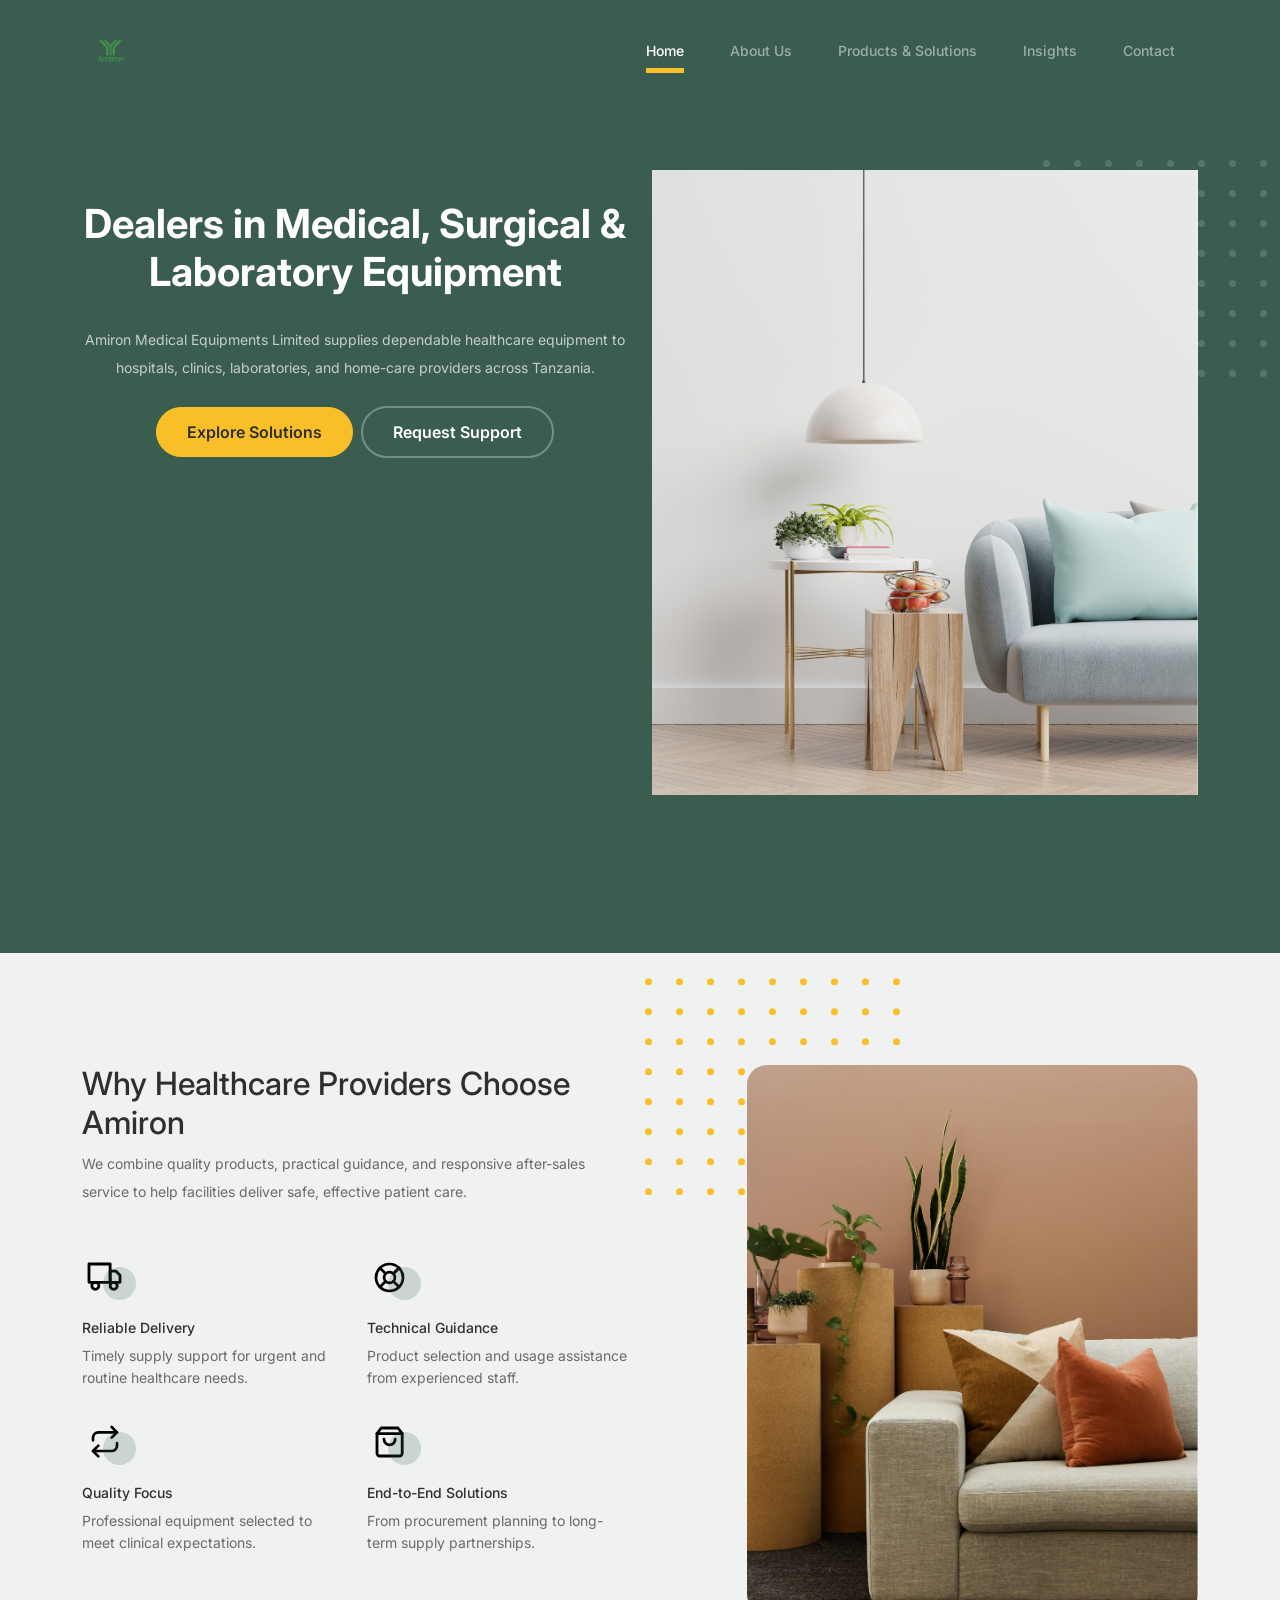
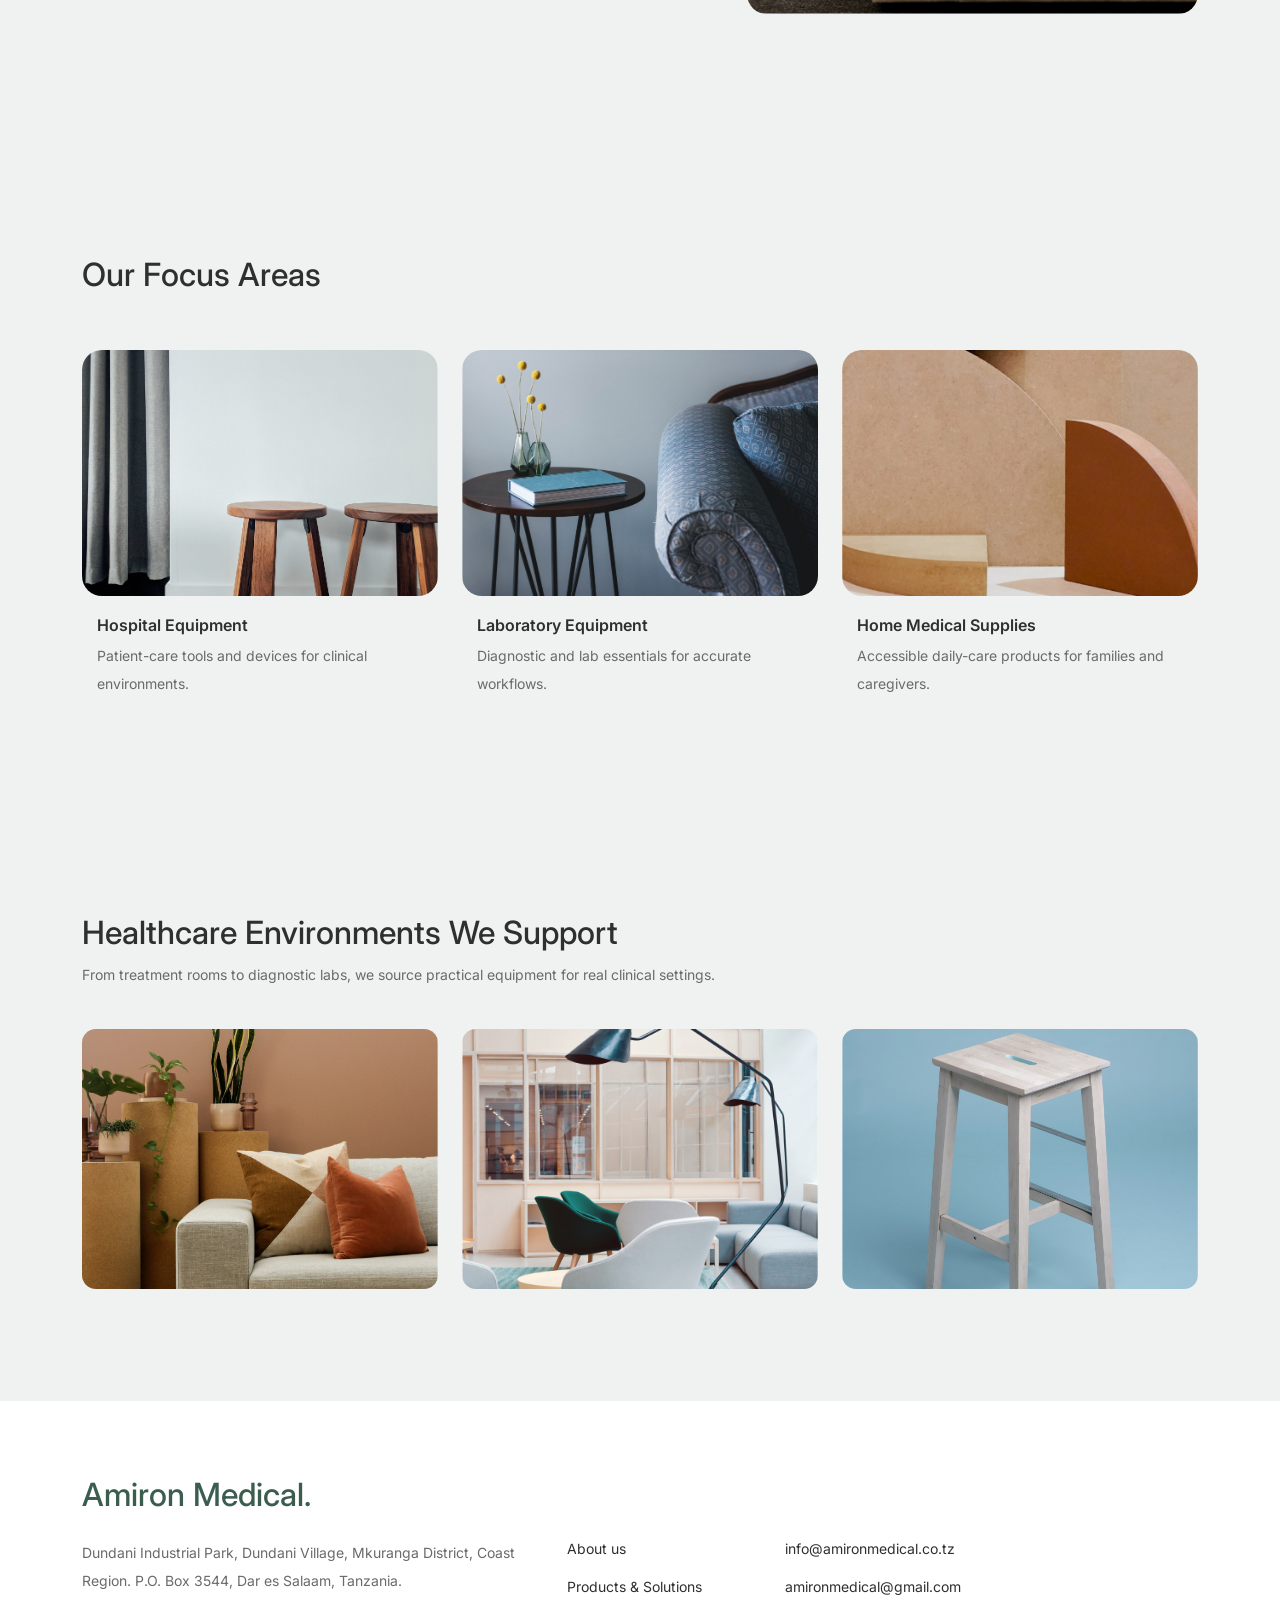
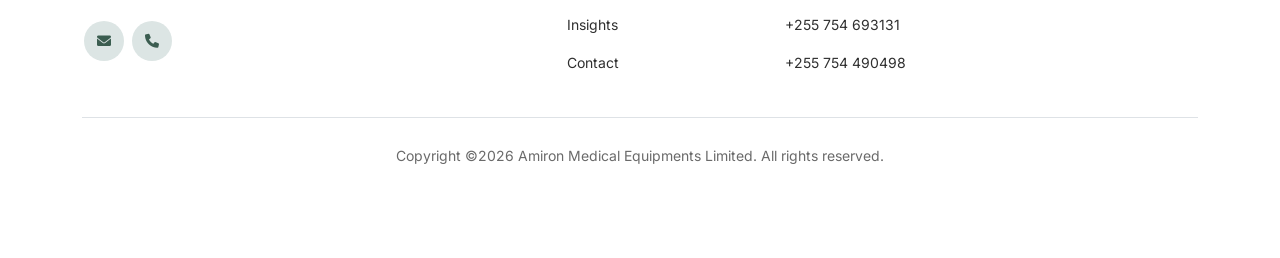
<file: Amiron/index.html>
<!doctype html>
<html lang="en">
<head>
  <meta charset="utf-8">
  <meta name="viewport" content="width=device-width, initial-scale=1, shrink-to-fit=no">
  <link rel="shortcut icon" href="favicon.png">
  <meta name="description" content="Amiron Medical Equipments Limited - Dealers in Medical, Surgical & Laboratory Equipment.">
  <meta name="keywords" content="Amiron, medical equipment, hospital equipment, laboratory equipment, Tanzania">
  <link href="css/bootstrap.min.css" rel="stylesheet">
  <link href="https://cdnjs.cloudflare.com/ajax/libs/font-awesome/6.0.0-beta3/css/all.min.css" rel="stylesheet">
  <link href="css/style.css" rel="stylesheet">
  <title>Amiron Medical Equipments Limited</title>
</head>
<body>
  <nav class="custom-navbar navbar navbar-expand-md navbar-dark bg-dark" aria-label="Amiron navigation bar">
    <div class="container">
      <a class="navbar-brand" href="index.html"><img src="images/logo.png" alt="Amiron Medical logo"></a>
      <button class="navbar-toggler" type="button" data-bs-toggle="collapse" data-bs-target="#mainNav" aria-controls="mainNav" aria-expanded="false" aria-label="Toggle navigation"><span class="navbar-toggler-icon"></span></button>
      <div class="collapse navbar-collapse" id="mainNav">
        <ul class="custom-navbar-nav navbar-nav ms-auto mb-2 mb-md-0">
          <li class="nav-item active"><a class="nav-link" href="index.html">Home</a></li>
          <li><a class="nav-link" href="about.html">About Us</a></li>
          <li><a class="nav-link" href="services.html">Products & Solutions</a></li>
          <li><a class="nav-link" href="blog.html">Insights</a></li>
          <li><a class="nav-link" href="contact.html">Contact</a></li>
        </ul>
      </div>
    </div>
  </nav>

  <div class="hero">
    <div class="container">
      <div class="row justify-content-between">
        <div class="col-lg-6">
          <div class="intro-excerpt">
            <h1>Dealers in Medical, Surgical & Laboratory Equipment</h1>
            <p class="mb-4">Amiron Medical Equipments Limited supplies dependable healthcare equipment to hospitals, clinics, laboratories, and home-care providers across Tanzania.</p>
            <p><a href="services.html" class="btn btn-secondary me-2">Explore Solutions</a><a href="contact.html" class="btn btn-white-outline">Request Support</a></p>
          </div>
        </div>
        <div class="col-lg-6">
          <div class="hero-img-wrap"><img src="images/why-choose-us-img.jpg" class="img-fluid" alt="Medical equipment"></div>
        </div>
      </div>
    </div>
  </div>

  <div class="why-choose-section">
    <div class="container">
      <div class="row justify-content-between">
        <div class="col-lg-6">
          <h2 class="section-title">Why Healthcare Providers Choose Amiron</h2>
          <p>We combine quality products, practical guidance, and responsive after-sales service to help facilities deliver safe, effective patient care.</p>
          <div class="row my-5">
            <div class="col-6 col-md-6"><div class="feature"><div class="icon"><img src="images/truck.svg" alt="Delivery" class="imf-fluid"></div><h3>Reliable Delivery</h3><p>Timely supply support for urgent and routine healthcare needs.</p></div></div>
            <div class="col-6 col-md-6"><div class="feature"><div class="icon"><img src="images/support.svg" alt="Support" class="imf-fluid"></div><h3>Technical Guidance</h3><p>Product selection and usage assistance from experienced staff.</p></div></div>
            <div class="col-6 col-md-6"><div class="feature"><div class="icon"><img src="images/return.svg" alt="Quality" class="imf-fluid"></div><h3>Quality Focus</h3><p>Professional equipment selected to meet clinical expectations.</p></div></div>
            <div class="col-6 col-md-6"><div class="feature"><div class="icon"><img src="images/bag.svg" alt="Solutions" class="imf-fluid"></div><h3>End-to-End Solutions</h3><p>From procurement planning to long-term supply partnerships.</p></div></div>
          </div>
        </div>
        <div class="col-lg-5"><div class="img-wrap"><img src="images/img-grid-1.jpg" alt="Healthcare support" class="img-fluid"></div></div>
      </div>
    </div>
  </div>

  <div class="blog-section">
    <div class="container">
      <div class="row mb-5"><div class="col-md-6"><h2 class="section-title">Our Focus Areas</h2></div></div>
      <div class="row">
        <div class="col-12 col-sm-6 col-md-4 mb-4"><div class="post-entry"><a class="post-thumbnail" href="services.html"><img src="images/post-1.jpg" alt="Hospital equipment" class="img-fluid"></a><div class="post-content-entry"><h3><a href="services.html">Hospital Equipment</a></h3><div class="meta"><span>Patient-care tools and devices for clinical environments.</span></div></div></div></div>
        <div class="col-12 col-sm-6 col-md-4 mb-4"><div class="post-entry"><a class="post-thumbnail" href="services.html"><img src="images/post-2.jpg" alt="Laboratory equipment" class="img-fluid"></a><div class="post-content-entry"><h3><a href="services.html">Laboratory Equipment</a></h3><div class="meta"><span>Diagnostic and lab essentials for accurate workflows.</span></div></div></div></div>
        <div class="col-12 col-sm-6 col-md-4 mb-4"><div class="post-entry"><a class="post-thumbnail" href="services.html"><img src="images/post-3.jpg" alt="Home medical supplies" class="img-fluid"></a><div class="post-content-entry"><h3><a href="services.html">Home Medical Supplies</a></h3><div class="meta"><span>Accessible daily-care products for families and caregivers.</span></div></div></div></div>
      </div>
    </div>
  </div>

  <div class="theme-gallery-section">
    <div class="container">
      <div class="row mb-4">
        <div class="col-md-8">
          <h2 class="section-title">Healthcare Environments We Support</h2>
          <p>From treatment rooms to diagnostic labs, we source practical equipment for real clinical settings.</p>
        </div>
      </div>
      <div class="row g-4">
        <div class="col-12 col-md-4">
          <img src="images/img-grid-1.jpg" class="img-fluid theme-gallery-image" alt="Clinical equipment setup">
        </div>
        <div class="col-12 col-md-4">
          <img src="images/img-grid-2.jpg" class="img-fluid theme-gallery-image" alt="Hospital and medical supplies">
        </div>
        <div class="col-12 col-md-4">
          <img src="images/img-grid-3.jpg" class="img-fluid theme-gallery-image" alt="Laboratory and healthcare tools">
        </div>
      </div>
    </div>
  </div>

  <footer class="footer-section">
    <div class="container relative">
      <div class="row g-5 mb-4">
        <div class="col-lg-5">
          <div class="mb-4 footer-logo-wrap"><a href="index.html" class="footer-logo">Amiron Medical<span>.</span></a></div>
          <p class="mb-4">Dundani Industrial Park, Dundani Village, Mkuranga District, Coast Region. P.O. Box 3544, Dar es Salaam, Tanzania.</p>
          <ul class="list-unstyled custom-social">
            <li><a href="mailto:info@amironmedical.co.tz"><span class="fa fa-envelope"></span></a></li>
            <li><a href="tel:+255754693131"><span class="fa fa-phone"></span></a></li>
          </ul>
        </div>
        <div class="col-lg-7">
          <div class="row links-wrap">
            <div class="col-6 col-sm-6 col-md-4"><ul class="list-unstyled"><li><a href="about.html">About us</a></li><li><a href="services.html">Products & Solutions</a></li><li><a href="blog.html">Insights</a></li><li><a href="contact.html">Contact</a></li></ul></div>
            <div class="col-6 col-sm-6 col-md-8"><ul class="list-unstyled"><li><a href="mailto:info@amironmedical.co.tz">info@amironmedical.co.tz</a></li><li><a href="mailto:amironmedical@gmail.com">amironmedical@gmail.com</a></li><li><a href="tel:+255754693131">+255 754 693131</a></li><li><a href="tel:+255754490498">+255 754 490498</a></li></ul></div>
          </div>
        </div>
      </div>
      <div class="border-top copyright"><div class="row pt-4"><div class="col-lg-12"><p class="mb-2 text-center">Copyright &copy;<script>document.write(new Date().getFullYear());</script> Amiron Medical Equipments Limited. All rights reserved.</p></div></div></div>
    </div>
  </footer>

  <script src="js/bootstrap.bundle.min.js"></script>
</body>
</html>
</file>
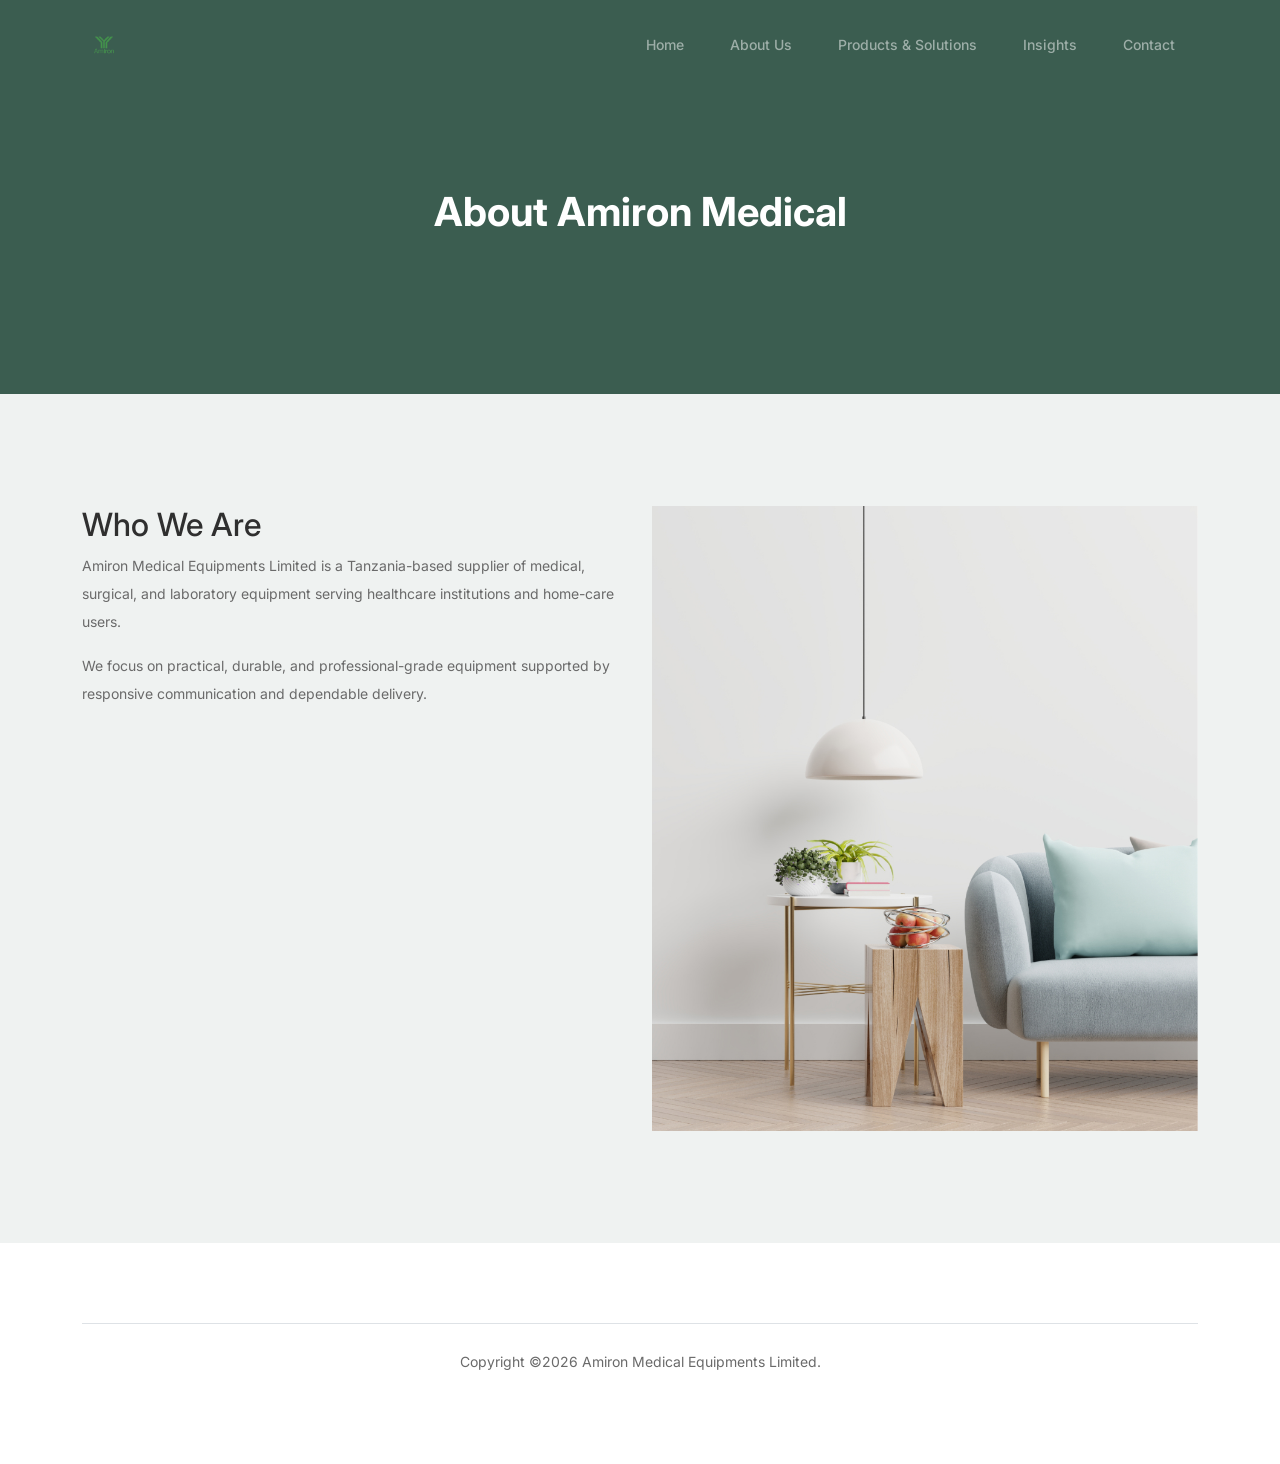
<file: Amiron/about.html>
<!doctype html><html lang="en"><head><meta charset="utf-8"><meta name="viewport" content="width=device-width, initial-scale=1, shrink-to-fit=no"><link rel="shortcut icon" href="favicon.png"><link href="css/bootstrap.min.css" rel="stylesheet"><link href="css/style.css" rel="stylesheet"><title>About Us | Amiron Medical</title></head><body><nav class="custom-navbar navbar navbar-expand-md navbar-dark bg-dark" aria-label="Amiron navigation bar">
    <div class="container">
      <a class="navbar-brand" href="index.html"><img src="images/logo.png" alt="Amiron Medical" style="height:40px"></a>
      <button class="navbar-toggler" type="button" data-bs-toggle="collapse" data-bs-target="#mainNav" aria-controls="mainNav" aria-expanded="false" aria-label="Toggle navigation"><span class="navbar-toggler-icon"></span></button>
      <div class="collapse navbar-collapse" id="mainNav">
        <ul class="custom-navbar-nav navbar-nav ms-auto mb-2 mb-md-0">
          <li><a class="nav-link" href="index.html">Home</a></li>
          <li><a class="nav-link" href="about.html">About Us</a></li>
          <li><a class="nav-link" href="services.html">Products & Solutions</a></li>
          <li><a class="nav-link" href="blog.html">Insights</a></li>
          <li><a class="nav-link" href="contact.html">Contact</a></li>
        </ul>
      </div>
    </div>
  </nav><div class="hero"><div class="container"><div class="row justify-content-between"><div class="col-lg-12"><div class="intro-excerpt"><h1>About Amiron Medical</h1></div></div></div></div></div><div class="untree_co-section"><div class="container"><div class="row"><div class="col-lg-6"><h2 class="section-title">Who We Are</h2><p>Amiron Medical Equipments Limited is a Tanzania-based supplier of medical, surgical, and laboratory equipment serving healthcare institutions and home-care users.</p><p>We focus on practical, durable, and professional-grade equipment supported by responsive communication and dependable delivery.</p></div><div class="col-lg-6"><img src="images/why-choose-us-img.jpg" class="img-fluid" alt="About Amiron"></div></div></div></div><footer class="footer-section"><div class="container relative"><div class="border-top copyright"><div class="row pt-4"><div class="col-lg-12"><p class="mb-2 text-center">Copyright &copy;<script>document.write(new Date().getFullYear());</script> Amiron Medical Equipments Limited.</p></div></div></div></div></footer><script src="js/bootstrap.bundle.min.js"></script></body></html>
</file>
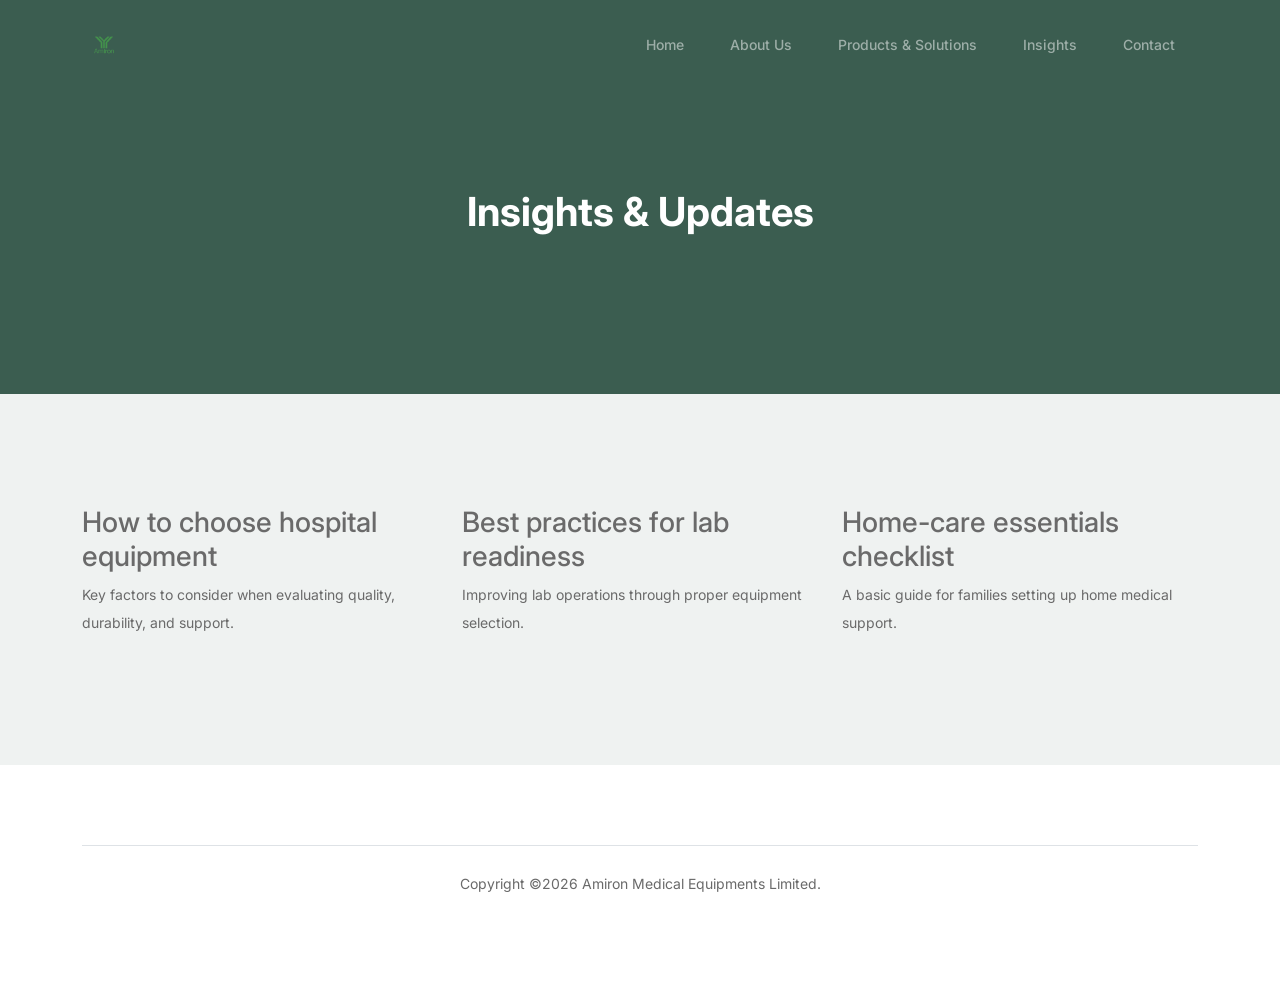
<file: Amiron/blog.html>
<!doctype html><html lang="en"><head><meta charset="utf-8"><meta name="viewport" content="width=device-width, initial-scale=1, shrink-to-fit=no"><link rel="shortcut icon" href="favicon.png"><link href="css/bootstrap.min.css" rel="stylesheet"><link href="css/style.css" rel="stylesheet"><title>Insights | Amiron Medical</title></head><body><nav class="custom-navbar navbar navbar-expand-md navbar-dark bg-dark" aria-label="Amiron navigation bar">
    <div class="container">
      <a class="navbar-brand" href="index.html"><img src="images/logo.png" alt="Amiron Medical" style="height:40px"></a>
      <button class="navbar-toggler" type="button" data-bs-toggle="collapse" data-bs-target="#mainNav" aria-controls="mainNav" aria-expanded="false" aria-label="Toggle navigation"><span class="navbar-toggler-icon"></span></button>
      <div class="collapse navbar-collapse" id="mainNav">
        <ul class="custom-navbar-nav navbar-nav ms-auto mb-2 mb-md-0">
          <li><a class="nav-link" href="index.html">Home</a></li>
          <li><a class="nav-link" href="about.html">About Us</a></li>
          <li><a class="nav-link" href="services.html">Products & Solutions</a></li>
          <li><a class="nav-link" href="blog.html">Insights</a></li>
          <li><a class="nav-link" href="contact.html">Contact</a></li>
        </ul>
      </div>
    </div>
  </nav><div class="hero"><div class="container"><div class="row justify-content-between"><div class="col-lg-12"><div class="intro-excerpt"><h1>Insights & Updates</h1></div></div></div></div></div><div class="untree_co-section"><div class="container"><div class="row g-4"><div class="col-md-4"><h3>How to choose hospital equipment</h3><p>Key factors to consider when evaluating quality, durability, and support.</p></div><div class="col-md-4"><h3>Best practices for lab readiness</h3><p>Improving lab operations through proper equipment selection.</p></div><div class="col-md-4"><h3>Home-care essentials checklist</h3><p>A basic guide for families setting up home medical support.</p></div></div></div></div><footer class="footer-section"><div class="container relative"><div class="border-top copyright"><div class="row pt-4"><div class="col-lg-12"><p class="mb-2 text-center">Copyright &copy;<script>document.write(new Date().getFullYear());</script> Amiron Medical Equipments Limited.</p></div></div></div></div></footer><script src="js/bootstrap.bundle.min.js"></script></body></html>
</file>
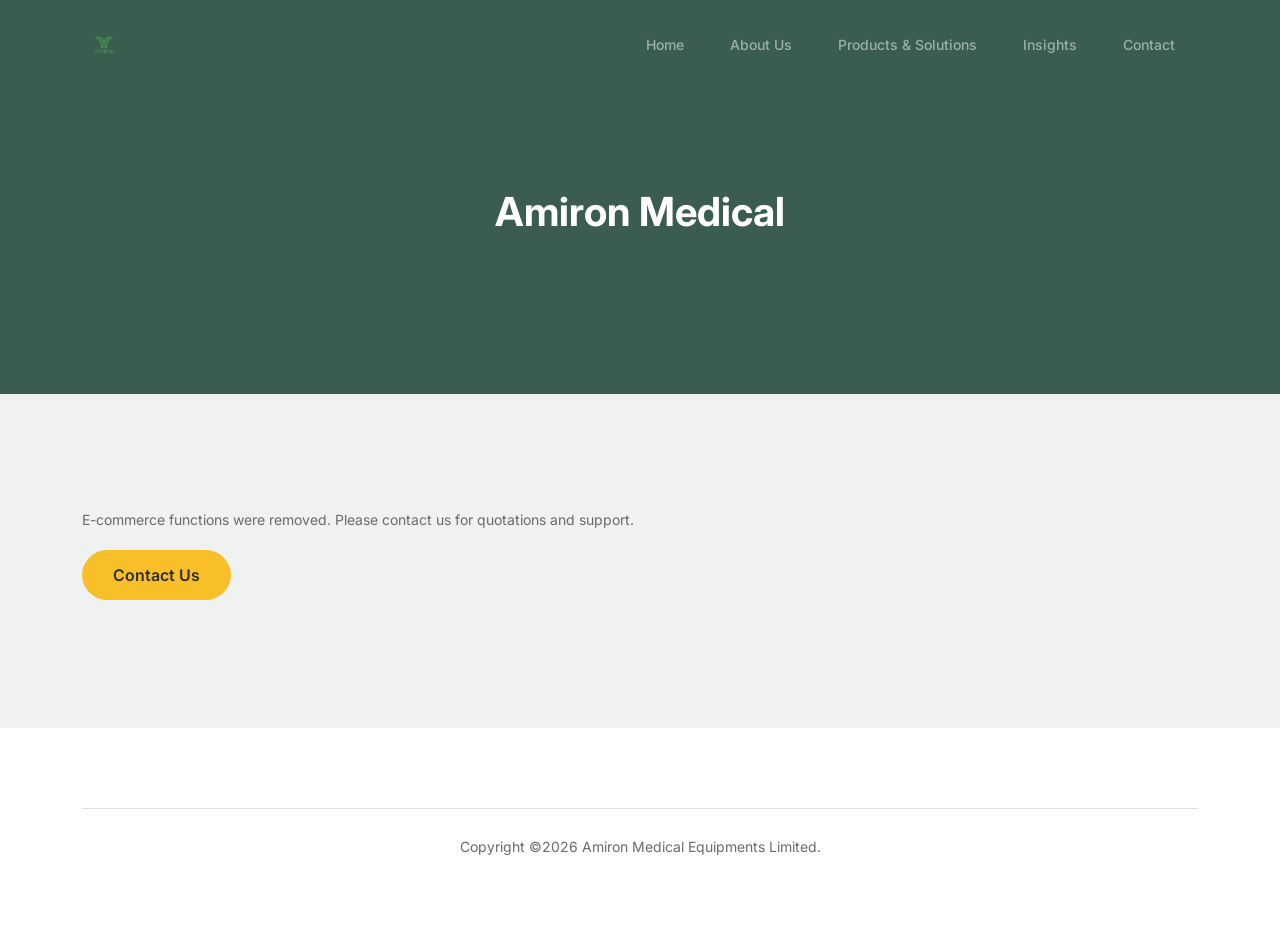
<file: Amiron/cart.html>
<!doctype html><html lang="en"><head><meta charset="utf-8"><meta name="viewport" content="width=device-width, initial-scale=1, shrink-to-fit=no"><link rel="shortcut icon" href="favicon.png"><link href="css/bootstrap.min.css" rel="stylesheet"><link href="css/style.css" rel="stylesheet"><title>Contact | Amiron Medical</title></head><body><nav class="custom-navbar navbar navbar-expand-md navbar-dark bg-dark" aria-label="Amiron navigation bar">
    <div class="container">
      <a class="navbar-brand" href="index.html"><img src="images/logo.png" alt="Amiron Medical" style="height:40px"></a>
      <button class="navbar-toggler" type="button" data-bs-toggle="collapse" data-bs-target="#mainNav" aria-controls="mainNav" aria-expanded="false" aria-label="Toggle navigation"><span class="navbar-toggler-icon"></span></button>
      <div class="collapse navbar-collapse" id="mainNav">
        <ul class="custom-navbar-nav navbar-nav ms-auto mb-2 mb-md-0">
          <li><a class="nav-link" href="index.html">Home</a></li>
          <li><a class="nav-link" href="about.html">About Us</a></li>
          <li><a class="nav-link" href="services.html">Products & Solutions</a></li>
          <li><a class="nav-link" href="blog.html">Insights</a></li>
          <li><a class="nav-link" href="contact.html">Contact</a></li>
        </ul>
      </div>
    </div>
  </nav><div class="hero"><div class="container"><div class="row justify-content-between"><div class="col-lg-12"><div class="intro-excerpt"><h1>Amiron Medical</h1></div></div></div></div></div><div class="untree_co-section"><div class="container"><p>E-commerce functions were removed. Please contact us for quotations and support.</p><p><a class="btn btn-secondary" href="contact.html">Contact Us</a></p></div></div><footer class="footer-section"><div class="container relative"><div class="border-top copyright"><div class="row pt-4"><div class="col-lg-12"><p class="mb-2 text-center">Copyright &copy;<script>document.write(new Date().getFullYear());</script> Amiron Medical Equipments Limited.</p></div></div></div></div></footer><script src="js/bootstrap.bundle.min.js"></script></body></html>
</file>
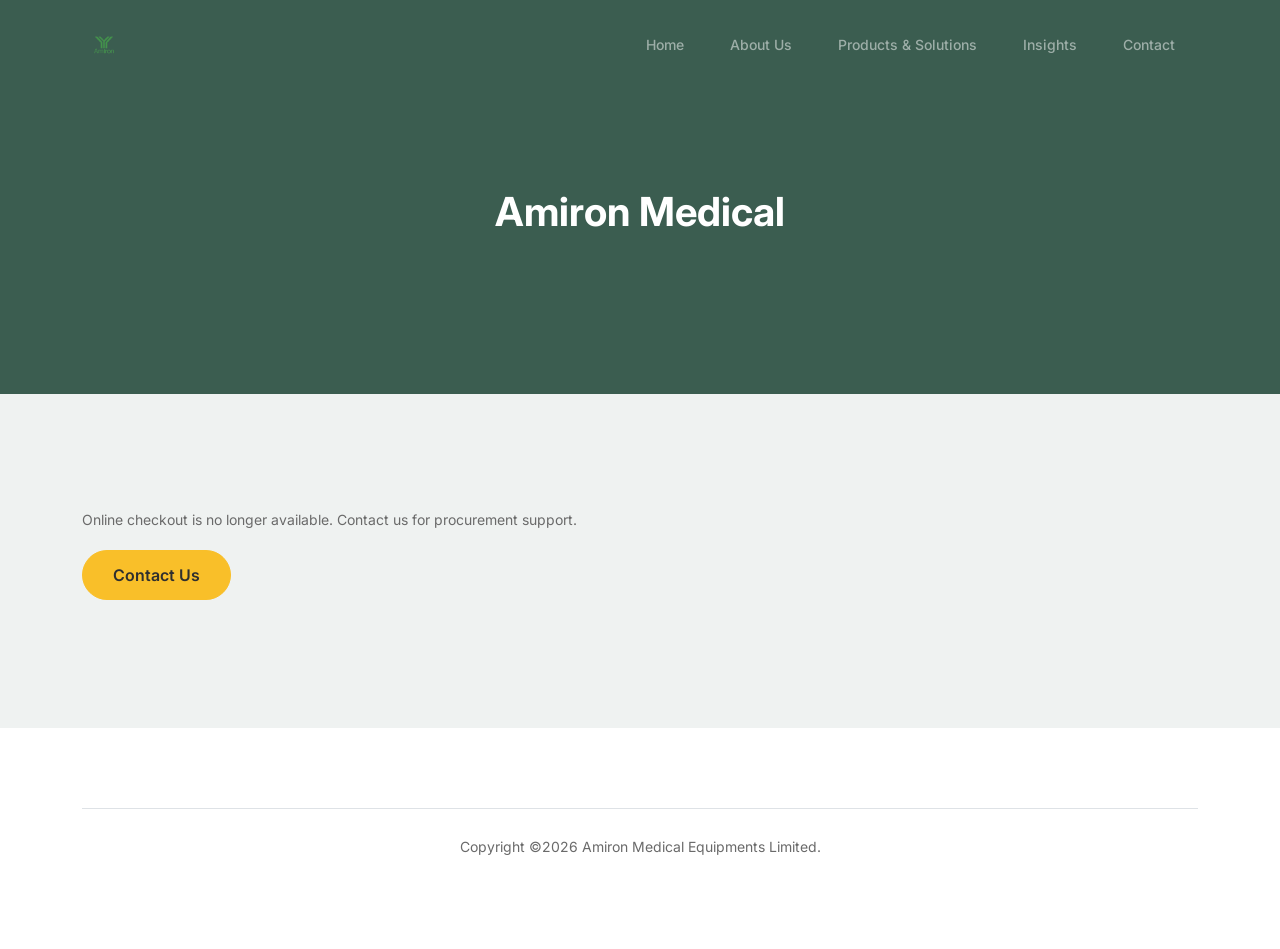
<file: Amiron/checkout.html>
<!doctype html><html lang="en"><head><meta charset="utf-8"><meta name="viewport" content="width=device-width, initial-scale=1, shrink-to-fit=no"><link rel="shortcut icon" href="favicon.png"><link href="css/bootstrap.min.css" rel="stylesheet"><link href="css/style.css" rel="stylesheet"><title>Contact | Amiron Medical</title></head><body><nav class="custom-navbar navbar navbar-expand-md navbar-dark bg-dark" aria-label="Amiron navigation bar">
    <div class="container">
      <a class="navbar-brand" href="index.html"><img src="images/logo.png" alt="Amiron Medical" style="height:40px"></a>
      <button class="navbar-toggler" type="button" data-bs-toggle="collapse" data-bs-target="#mainNav" aria-controls="mainNav" aria-expanded="false" aria-label="Toggle navigation"><span class="navbar-toggler-icon"></span></button>
      <div class="collapse navbar-collapse" id="mainNav">
        <ul class="custom-navbar-nav navbar-nav ms-auto mb-2 mb-md-0">
          <li><a class="nav-link" href="index.html">Home</a></li>
          <li><a class="nav-link" href="about.html">About Us</a></li>
          <li><a class="nav-link" href="services.html">Products & Solutions</a></li>
          <li><a class="nav-link" href="blog.html">Insights</a></li>
          <li><a class="nav-link" href="contact.html">Contact</a></li>
        </ul>
      </div>
    </div>
  </nav><div class="hero"><div class="container"><div class="row justify-content-between"><div class="col-lg-12"><div class="intro-excerpt"><h1>Amiron Medical</h1></div></div></div></div></div><div class="untree_co-section"><div class="container"><p>Online checkout is no longer available. Contact us for procurement support.</p><p><a class="btn btn-secondary" href="contact.html">Contact Us</a></p></div></div><footer class="footer-section"><div class="container relative"><div class="border-top copyright"><div class="row pt-4"><div class="col-lg-12"><p class="mb-2 text-center">Copyright &copy;<script>document.write(new Date().getFullYear());</script> Amiron Medical Equipments Limited.</p></div></div></div></div></footer><script src="js/bootstrap.bundle.min.js"></script></body></html>
</file>
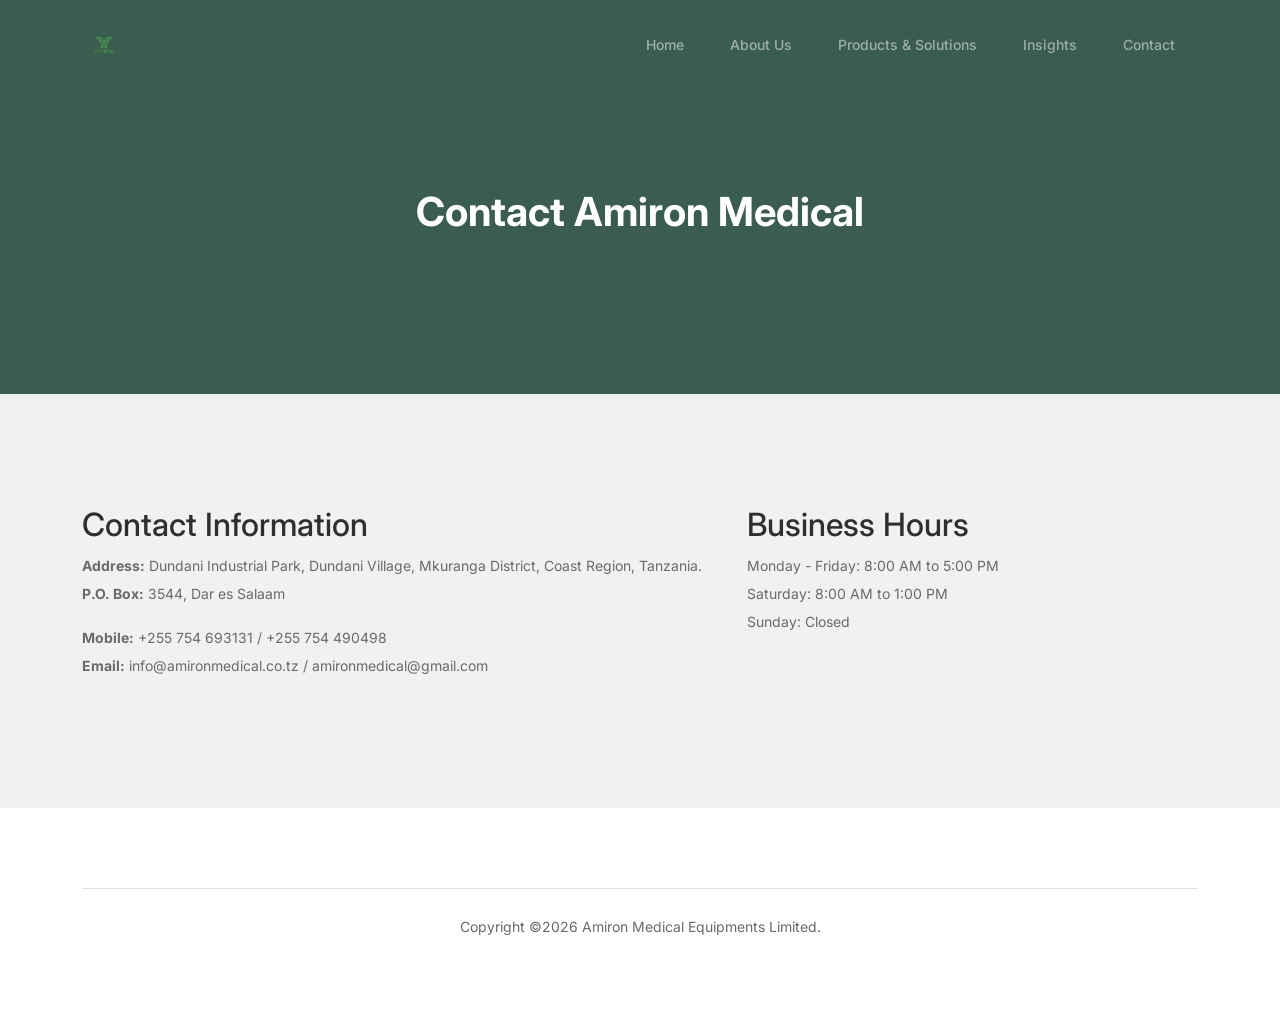
<file: Amiron/contact.html>
<!doctype html><html lang="en"><head><meta charset="utf-8"><meta name="viewport" content="width=device-width, initial-scale=1, shrink-to-fit=no"><link rel="shortcut icon" href="favicon.png"><link href="css/bootstrap.min.css" rel="stylesheet"><link href="css/style.css" rel="stylesheet"><title>Contact | Amiron Medical</title></head><body><nav class="custom-navbar navbar navbar-expand-md navbar-dark bg-dark" aria-label="Amiron navigation bar">
    <div class="container">
      <a class="navbar-brand" href="index.html"><img src="images/logo.png" alt="Amiron Medical" style="height:40px"></a>
      <button class="navbar-toggler" type="button" data-bs-toggle="collapse" data-bs-target="#mainNav" aria-controls="mainNav" aria-expanded="false" aria-label="Toggle navigation"><span class="navbar-toggler-icon"></span></button>
      <div class="collapse navbar-collapse" id="mainNav">
        <ul class="custom-navbar-nav navbar-nav ms-auto mb-2 mb-md-0">
          <li><a class="nav-link" href="index.html">Home</a></li>
          <li><a class="nav-link" href="about.html">About Us</a></li>
          <li><a class="nav-link" href="services.html">Products & Solutions</a></li>
          <li><a class="nav-link" href="blog.html">Insights</a></li>
          <li><a class="nav-link" href="contact.html">Contact</a></li>
        </ul>
      </div>
    </div>
  </nav><div class="hero"><div class="container"><div class="row justify-content-between"><div class="col-lg-12"><div class="intro-excerpt"><h1>Contact Amiron Medical</h1></div></div></div></div></div><div class="untree_co-section"><div class="container"><div class="row"><div class="col-lg-7"><h2 class="section-title">Contact Information</h2><p><strong>Address:</strong> Dundani Industrial Park, Dundani Village, Mkuranga District, Coast Region, Tanzania.<br><strong>P.O. Box:</strong> 3544, Dar es Salaam</p><p><strong>Mobile:</strong> +255 754 693131 / +255 754 490498<br><strong>Email:</strong> info@amironmedical.co.tz / amironmedical@gmail.com</p></div><div class="col-lg-5"><h2 class="section-title">Business Hours</h2><p>Monday - Friday: 8:00 AM to 5:00 PM<br>Saturday: 8:00 AM to 1:00 PM<br>Sunday: Closed</p></div></div></div></div><footer class="footer-section"><div class="container relative"><div class="border-top copyright"><div class="row pt-4"><div class="col-lg-12"><p class="mb-2 text-center">Copyright &copy;<script>document.write(new Date().getFullYear());</script> Amiron Medical Equipments Limited.</p></div></div></div></div></footer><script src="js/bootstrap.bundle.min.js"></script></body></html>
</file>
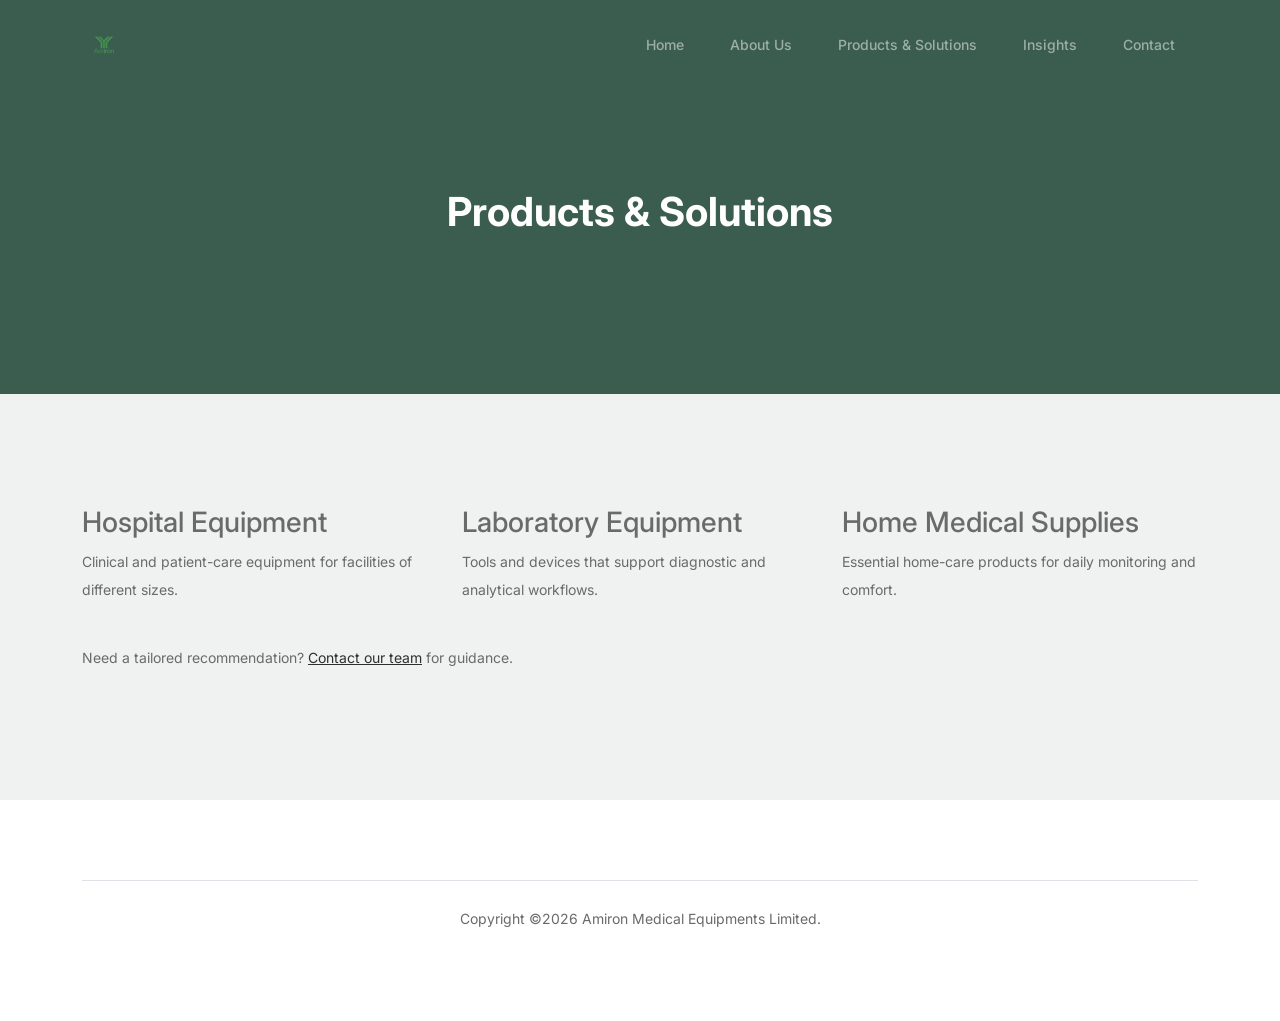
<file: Amiron/services.html>
<!doctype html><html lang="en"><head><meta charset="utf-8"><meta name="viewport" content="width=device-width, initial-scale=1, shrink-to-fit=no"><link rel="shortcut icon" href="favicon.png"><link href="css/bootstrap.min.css" rel="stylesheet"><link href="css/style.css" rel="stylesheet"><title>Products & Solutions | Amiron Medical</title></head><body><nav class="custom-navbar navbar navbar-expand-md navbar-dark bg-dark" aria-label="Amiron navigation bar">
    <div class="container">
      <a class="navbar-brand" href="index.html"><img src="images/logo.png" alt="Amiron Medical" style="height:40px"></a>
      <button class="navbar-toggler" type="button" data-bs-toggle="collapse" data-bs-target="#mainNav" aria-controls="mainNav" aria-expanded="false" aria-label="Toggle navigation"><span class="navbar-toggler-icon"></span></button>
      <div class="collapse navbar-collapse" id="mainNav">
        <ul class="custom-navbar-nav navbar-nav ms-auto mb-2 mb-md-0">
          <li><a class="nav-link" href="index.html">Home</a></li>
          <li><a class="nav-link" href="about.html">About Us</a></li>
          <li><a class="nav-link" href="services.html">Products & Solutions</a></li>
          <li><a class="nav-link" href="blog.html">Insights</a></li>
          <li><a class="nav-link" href="contact.html">Contact</a></li>
        </ul>
      </div>
    </div>
  </nav><div class="hero"><div class="container"><div class="row justify-content-between"><div class="col-lg-12"><div class="intro-excerpt"><h1>Products & Solutions</h1></div></div></div></div></div><div class="untree_co-section"><div class="container"><div class="row g-4"><div class="col-md-4"><h3>Hospital Equipment</h3><p>Clinical and patient-care equipment for facilities of different sizes.</p></div><div class="col-md-4"><h3>Laboratory Equipment</h3><p>Tools and devices that support diagnostic and analytical workflows.</p></div><div class="col-md-4"><h3>Home Medical Supplies</h3><p>Essential home-care products for daily monitoring and comfort.</p></div></div><div class="row mt-4"><div class="col-lg-12"><p>Need a tailored recommendation? <a href="contact.html">Contact our team</a> for guidance.</p></div></div></div></div><footer class="footer-section"><div class="container relative"><div class="border-top copyright"><div class="row pt-4"><div class="col-lg-12"><p class="mb-2 text-center">Copyright &copy;<script>document.write(new Date().getFullYear());</script> Amiron Medical Equipments Limited.</p></div></div></div></div></footer><script src="js/bootstrap.bundle.min.js"></script></body></html>
</file>
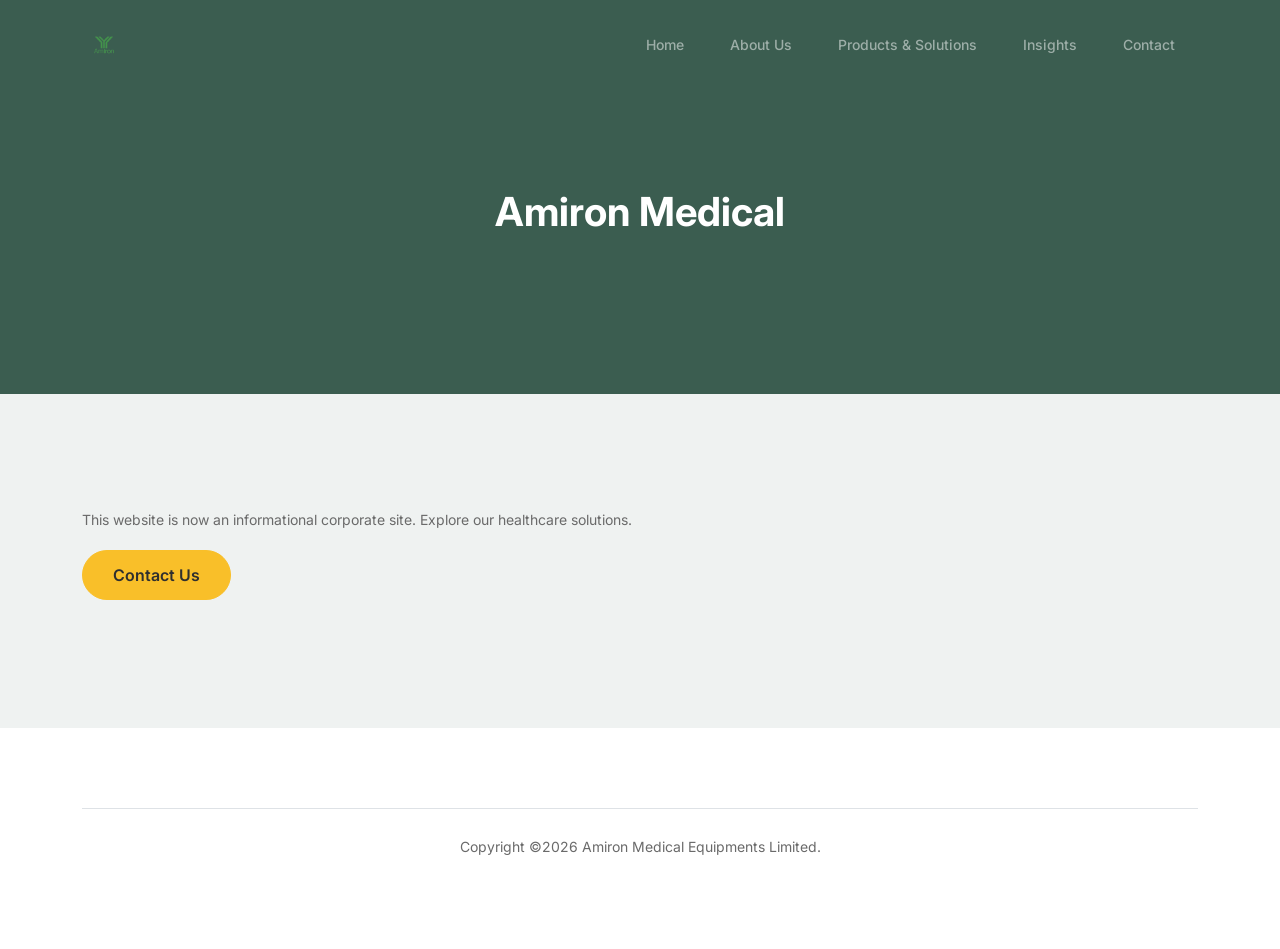
<file: Amiron/shop.html>
<!doctype html><html lang="en"><head><meta charset="utf-8"><meta name="viewport" content="width=device-width, initial-scale=1, shrink-to-fit=no"><link rel="shortcut icon" href="favicon.png"><link href="css/bootstrap.min.css" rel="stylesheet"><link href="css/style.css" rel="stylesheet"><title>Services | Amiron Medical</title></head><body><nav class="custom-navbar navbar navbar-expand-md navbar-dark bg-dark" aria-label="Amiron navigation bar">
    <div class="container">
      <a class="navbar-brand" href="index.html"><img src="images/logo.png" alt="Amiron Medical" style="height:40px"></a>
      <button class="navbar-toggler" type="button" data-bs-toggle="collapse" data-bs-target="#mainNav" aria-controls="mainNav" aria-expanded="false" aria-label="Toggle navigation"><span class="navbar-toggler-icon"></span></button>
      <div class="collapse navbar-collapse" id="mainNav">
        <ul class="custom-navbar-nav navbar-nav ms-auto mb-2 mb-md-0">
          <li><a class="nav-link" href="index.html">Home</a></li>
          <li><a class="nav-link" href="about.html">About Us</a></li>
          <li><a class="nav-link" href="services.html">Products & Solutions</a></li>
          <li><a class="nav-link" href="blog.html">Insights</a></li>
          <li><a class="nav-link" href="contact.html">Contact</a></li>
        </ul>
      </div>
    </div>
  </nav><div class="hero"><div class="container"><div class="row justify-content-between"><div class="col-lg-12"><div class="intro-excerpt"><h1>Amiron Medical</h1></div></div></div></div></div><div class="untree_co-section"><div class="container"><p>This website is now an informational corporate site. Explore our healthcare solutions.</p><p><a class="btn btn-secondary" href="contact.html">Contact Us</a></p></div></div><footer class="footer-section"><div class="container relative"><div class="border-top copyright"><div class="row pt-4"><div class="col-lg-12"><p class="mb-2 text-center">Copyright &copy;<script>document.write(new Date().getFullYear());</script> Amiron Medical Equipments Limited.</p></div></div></div></div></footer><script src="js/bootstrap.bundle.min.js"></script></body></html>
</file>
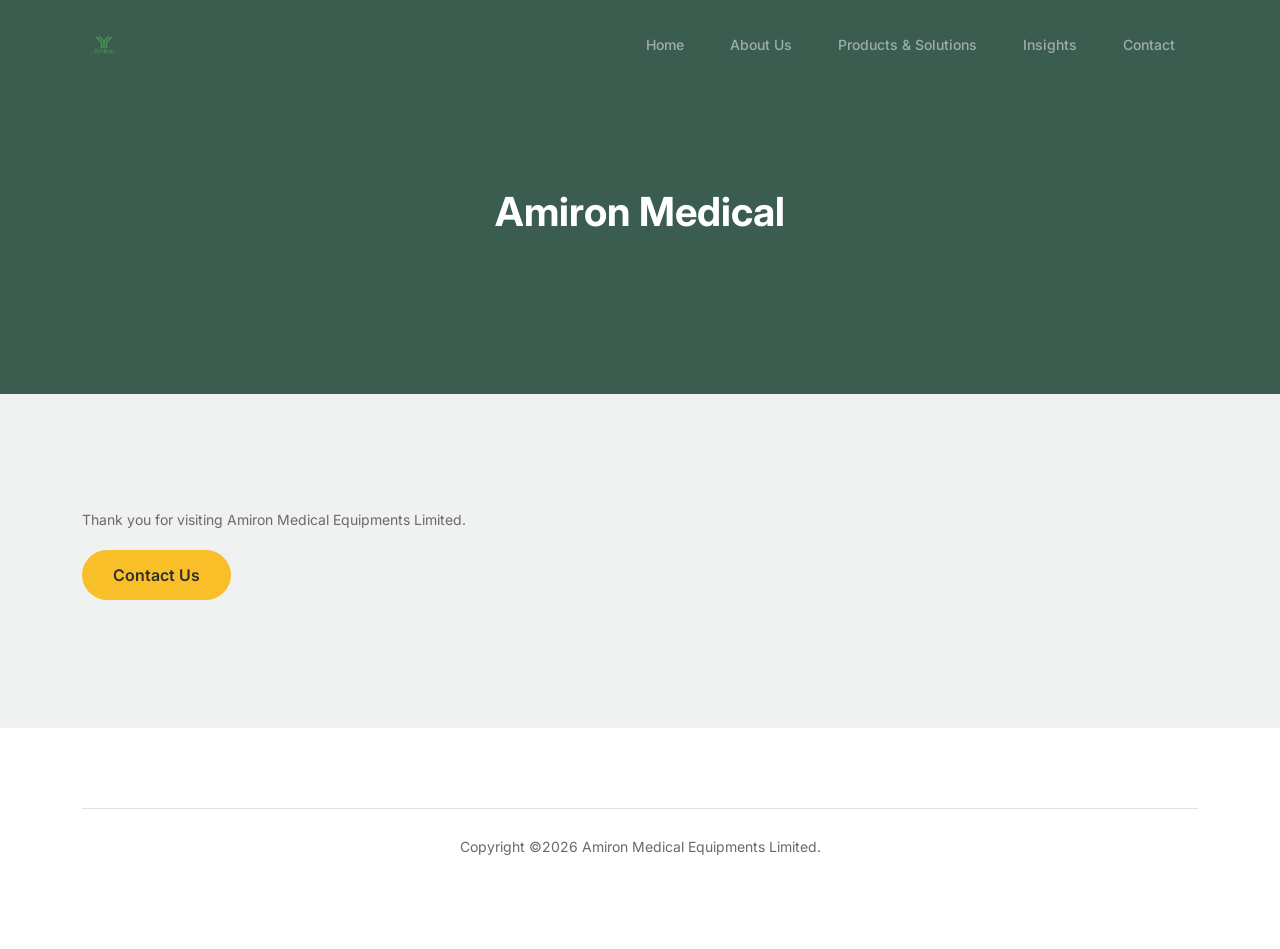
<file: Amiron/thankyou.html>
<!doctype html><html lang="en"><head><meta charset="utf-8"><meta name="viewport" content="width=device-width, initial-scale=1, shrink-to-fit=no"><link rel="shortcut icon" href="favicon.png"><link href="css/bootstrap.min.css" rel="stylesheet"><link href="css/style.css" rel="stylesheet"><title>Thank You | Amiron Medical</title></head><body><nav class="custom-navbar navbar navbar-expand-md navbar-dark bg-dark" aria-label="Amiron navigation bar">
    <div class="container">
      <a class="navbar-brand" href="index.html"><img src="images/logo.png" alt="Amiron Medical" style="height:40px"></a>
      <button class="navbar-toggler" type="button" data-bs-toggle="collapse" data-bs-target="#mainNav" aria-controls="mainNav" aria-expanded="false" aria-label="Toggle navigation"><span class="navbar-toggler-icon"></span></button>
      <div class="collapse navbar-collapse" id="mainNav">
        <ul class="custom-navbar-nav navbar-nav ms-auto mb-2 mb-md-0">
          <li><a class="nav-link" href="index.html">Home</a></li>
          <li><a class="nav-link" href="about.html">About Us</a></li>
          <li><a class="nav-link" href="services.html">Products & Solutions</a></li>
          <li><a class="nav-link" href="blog.html">Insights</a></li>
          <li><a class="nav-link" href="contact.html">Contact</a></li>
        </ul>
      </div>
    </div>
  </nav><div class="hero"><div class="container"><div class="row justify-content-between"><div class="col-lg-12"><div class="intro-excerpt"><h1>Amiron Medical</h1></div></div></div></div></div><div class="untree_co-section"><div class="container"><p>Thank you for visiting Amiron Medical Equipments Limited.</p><p><a class="btn btn-secondary" href="contact.html">Contact Us</a></p></div></div><footer class="footer-section"><div class="container relative"><div class="border-top copyright"><div class="row pt-4"><div class="col-lg-12"><p class="mb-2 text-center">Copyright &copy;<script>document.write(new Date().getFullYear());</script> Amiron Medical Equipments Limited.</p></div></div></div></div></footer><script src="js/bootstrap.bundle.min.js"></script></body></html>
</file>
<file: Amiron/css/style.css>
/*
* Template Name: UntreeStore
* Template Author: Untree.co
* Author URI: https://untree.co/
* License: https://creativecommons.org/licenses/by/3.0/
*/
@import url("https://fonts.googleapis.com/css2?family=Inter:wght@400;500;600;700;800&display=swap");
body {
  overflow-x: hidden;
  position: relative; }

body {
  font-family: "Inter", sans-serif;
  font-weight: 400;
  line-height: 28px;
  color: #6a6a6a;
  font-size: 14px;
  background-color: #eff2f1; }

.container {
  max-width: 1140px;
}

a {
  text-decoration: none;
  -webkit-transition: .3s all ease;
  -o-transition: .3s all ease;
  transition: .3s all ease;
  color: #2f2f2f;
  text-decoration: underline; }
  a:hover {
    color: #2f2f2f;
    text-decoration: none; }
  a.more {
    font-weight: 600; }

.custom-navbar {
  background: #3b5d50 !important;
  padding-top: 20px;
  padding-bottom: 20px; }
  .custom-navbar .navbar-brand {
    font-size: 32px;
    font-weight: 600; }

.navbar-brand img {
  height: 52px;
  width: auto;}

@media (max-width: 768px) {
  .navbar-brand img {
    height: 40px;}}
    .custom-navbar .navbar-brand > span {
      opacity: .4; }
  .custom-navbar .navbar-toggler {
    border-color: transparent; }
    .custom-navbar .navbar-toggler:active, .custom-navbar .navbar-toggler:focus {
      -webkit-box-shadow: none;
      box-shadow: none;
      outline: none; }
  @media (min-width: 992px) {
    .custom-navbar .custom-navbar-nav li {
      margin-left: 15px;
      margin-right: 15px; } }
  .custom-navbar .custom-navbar-nav li a {
    font-weight: 500;
    color: #ffffff !important;
    opacity: .5;
    -webkit-transition: .3s all ease;
    -o-transition: .3s all ease;
    transition: .3s all ease;
    position: relative; }
    @media (min-width: 768px) {
      .custom-navbar .custom-navbar-nav li a:before {
        content: "";
        position: absolute;
        bottom: 0;
        left: 8px;
        right: 8px;
        background: #f9bf29;
        height: 5px;
        opacity: 1;
        visibility: visible;
        width: 0;
        -webkit-transition: .15s all ease-out;
        -o-transition: .15s all ease-out;
        transition: .15s all ease-out; } }
    .custom-navbar .custom-navbar-nav li a:hover {
      opacity: 1; }
      .custom-navbar .custom-navbar-nav li a:hover:before {
        width: calc(100% - 16px); }
  .custom-navbar .custom-navbar-nav li.active a {
    opacity: 1; }
    .custom-navbar .custom-navbar-nav li.active a:before {
      width: calc(100% - 16px); }
  .custom-navbar .custom-navbar-cta {
    margin-left: 0 !important;
    -webkit-box-orient: horizontal;
    -webkit-box-direction: normal;
    -ms-flex-direction: row;
    flex-direction: row; }
    @media (min-width: 768px) {
      .custom-navbar .custom-navbar-cta {
        margin-left: 40px !important; } }
    .custom-navbar .custom-navbar-cta li {
      margin-left: 0px;
      margin-right: 0px; }
      .custom-navbar .custom-navbar-cta li:first-child {
        margin-right: 20px; }

.hero {
  background: #3b5d50;
  padding: calc(4rem - 30px) 0 0rem 0; }
  @media (min-width: 768px) {
    .hero {
      padding: calc(4rem - 30px) 0 4rem 0; } }
  @media (min-width: 992px) {
    .hero {
      padding: calc(8rem - 30px) 0 8rem 0; } }
  .hero .intro-excerpt {
  position: relative;
  z-index: 4;
  width: 100%;
  max-width: 100%;
  margin: 0 auto;
  text-align: center;
      }
  .hero h1 {
    font-weight: 700;
    color: #ffffff;
    margin-bottom: 30px; }
    @media (min-width: 1400px) {
      .hero h1 {
        font-size: 54px; } }
  .hero p {
  color: rgba(255, 255, 255, 0.7);
  margin-bottom: 30px;
  text-align: center;
  max-width: 100%;
}
  .hero .hero-img-wrap {
    position: relative; }
    .hero .hero-img-wrap img {
      position: relative;
      top: 0px;
      right: 0px;
      z-index: 2;
      max-width: 100%;
      left: 0; }
      @media (min-width: 768px) {
        .hero .hero-img-wrap img {
          right: 0px;
          left: 0; } }
      @media (min-width: 992px) {
        .hero .hero-img-wrap img {
          left: 0px;
          top: -30px;
          position: relative;
          right: 0; } }
      @media (min-width: 1200px) {
        .hero .hero-img-wrap img {
          left: 0px;
          top: -30px;
          right: 0; } }
    .hero .hero-img-wrap:after {
      content: "";
      position: absolute;
      width: 255px;
      height: 217px;
      background-image: url("../images/dots-light.svg");
      background-size: contain;
      background-repeat: no-repeat;
      right: -100px;
      top: -0px; }
      @media (min-width: 1200px) {
        .hero .hero-img-wrap:after {
          top: -40px; } }

.btn {
  font-weight: 600;
  padding: 12px 30px;
  border-radius: 30px;
  color: #ffffff;
  background: #2f2f2f;
  border-color: #2f2f2f; }
  .btn:hover {
    color: #ffffff;
    background: #222222;
    border-color: #222222; }
  .btn:active, .btn:focus {
    outline: none !important;
    -webkit-box-shadow: none;
    box-shadow: none; }
  .btn.btn-primary {
    background: #3b5d50;
    border-color: #3b5d50; }
    .btn.btn-primary:hover {
      background: #314d43;
      border-color: #314d43; }
  .btn.btn-secondary {
    color: #2f2f2f;
    background: #f9bf29;
    border-color: #f9bf29; }
    .btn.btn-secondary:hover {
      background: #f8b810;
      border-color: #f8b810; }
  .btn.btn-white-outline {
    background: transparent;
    border-width: 2px;
    border-color: rgba(255, 255, 255, 0.3); }
    .btn.btn-white-outline:hover {
      border-color: white;
      color: #ffffff; }

.section-title {
  color: #2f2f2f; }

.theme-gallery-section {
  padding: 0 0 7rem 0;
}

.theme-gallery-image {
  width: 100%;
  height: 260px;
  object-fit: cover;
  border-radius: 14px;
}

.product-section {
  padding: 7rem 0; }
  .product-section .product-item {
    text-align: center;
    text-decoration: none;
    display: block;
    position: relative;
    padding-bottom: 50px;
    cursor: pointer; }
    .product-section .product-item .product-thumbnail {
      margin-bottom: 30px;
      position: relative;
      top: 0;
      -webkit-transition: .3s all ease;
      -o-transition: .3s all ease;
      transition: .3s all ease; }
    .product-section .product-item h3 {
      font-weight: 600;
      font-size: 16px; }
    .product-section .product-item strong {
      font-weight: 800 !important;
      font-size: 18px !important; }
    .product-section .product-item h3, .product-section .product-item strong {
      color: #2f2f2f;
      text-decoration: none; }
    .product-section .product-item .icon-cross {
      position: absolute;
      width: 35px;
      height: 35px;
      display: inline-block;
      background: #2f2f2f;
      bottom: 15px;
      left: 50%;
      -webkit-transform: translateX(-50%);
      -ms-transform: translateX(-50%);
      transform: translateX(-50%);
      margin-bottom: -17.5px;
      border-radius: 50%;
      opacity: 0;
      visibility: hidden;
      -webkit-transition: .3s all ease;
      -o-transition: .3s all ease;
      transition: .3s all ease; }
      .product-section .product-item .icon-cross img {
        position: absolute;
        left: 50%;
        top: 50%;
        -webkit-transform: translate(-50%, -50%);
        -ms-transform: translate(-50%, -50%);
        transform: translate(-50%, -50%); }
    .product-section .product-item:before {
      bottom: 0;
      left: 0;
      right: 0;
      position: absolute;
      content: "";
      background: #dce5e4;
      height: 0%;
      z-index: -1;
      border-radius: 10px;
      -webkit-transition: .3s all ease;
      -o-transition: .3s all ease;
      transition: .3s all ease; }
    .product-section .product-item:hover .product-thumbnail {
      top: -25px; }
    .product-section .product-item:hover .icon-cross {
      bottom: 0;
      opacity: 1;
      visibility: visible; }
    .product-section .product-item:hover:before {
      height: 70%; }

.why-choose-section {
  padding: 7rem 0; }
  .why-choose-section .img-wrap {
    position: relative; }
    .why-choose-section .img-wrap:before {
      position: absolute;
      content: "";
      width: 255px;
      height: 217px;
      background-image: url("../images/dots-yellow.svg");
      background-repeat: no-repeat;
      background-size: contain;
      -webkit-transform: translate(-40%, -40%);
      -ms-transform: translate(-40%, -40%);
      transform: translate(-40%, -40%);
      z-index: -1; }
    .why-choose-section .img-wrap img {
      border-radius: 20px; }

.feature {
  margin-bottom: 30px; }
  .feature .icon {
    display: inline-block;
    position: relative;
    margin-bottom: 20px; }
    .feature .icon:before {
      content: "";
      width: 33px;
      height: 33px;
      position: absolute;
      background: rgba(59, 93, 80, 0.2);
      border-radius: 50%;
      right: -8px;
      bottom: 0; }
  .feature h3 {
    font-size: 14px;
    color: #2f2f2f; }
  .feature p {
    font-size: 14px;
    line-height: 22px;
    color: #6a6a6a; }

.we-help-section {
  padding: 7rem 0; }
  .we-help-section .imgs-grid {
    display: -ms-grid;
    display: grid;
    -ms-grid-columns: (1fr)[27];
    grid-template-columns: repeat(27, 1fr);
    position: relative; }
    .we-help-section .imgs-grid:before {
      position: absolute;
      content: "";
      width: 255px;
      height: 217px;
      background-image: url("../images/dots-green.svg");
      background-size: contain;
      background-repeat: no-repeat;
      -webkit-transform: translate(-40%, -40%);
      -ms-transform: translate(-40%, -40%);
      transform: translate(-40%, -40%);
      z-index: -1; }
    .we-help-section .imgs-grid .grid {
      position: relative; }
      .we-help-section .imgs-grid .grid img {
        border-radius: 20px;
        max-width: 100%; }
      .we-help-section .imgs-grid .grid.grid-1 {
        -ms-grid-column: 1;
        -ms-grid-column-span: 18;
        grid-column: 1 / span 18;
        -ms-grid-row: 1;
        -ms-grid-row-span: 27;
        grid-row: 1 / span 27; }
      .we-help-section .imgs-grid .grid.grid-2 {
        -ms-grid-column: 19;
        -ms-grid-column-span: 27;
        grid-column: 19 / span 27;
        -ms-grid-row: 1;
        -ms-grid-row-span: 5;
        grid-row: 1 / span 5;
        padding-left: 20px; }
      .we-help-section .imgs-grid .grid.grid-3 {
        -ms-grid-column: 14;
        -ms-grid-column-span: 16;
        grid-column: 14 / span 16;
        -ms-grid-row: 6;
        -ms-grid-row-span: 27;
        grid-row: 6 / span 27;
        padding-top: 20px; }

.custom-list {
  width: 100%; }
  .custom-list li {
    display: inline-block;
    width: calc(50% - 20px);
    margin-bottom: 12px;
    line-height: 1.5;
    position: relative;
    padding-left: 20px; }
    .custom-list li:before {
      content: "";
      width: 8px;
      height: 8px;
      border-radius: 50%;
      border: 2px solid #3b5d50;
      position: absolute;
      left: 0;
      top: 8px; }

.popular-product {
  padding: 0 0 7rem 0; }
  .popular-product .product-item-sm h3 {
    font-size: 14px;
    font-weight: 700;
    color: #2f2f2f; }
  .popular-product .product-item-sm a {
    text-decoration: none;
    color: #2f2f2f;
    -webkit-transition: .3s all ease;
    -o-transition: .3s all ease;
    transition: .3s all ease; }
    .popular-product .product-item-sm a:hover {
      color: rgba(47, 47, 47, 0.5); }
  .popular-product .product-item-sm p {
    line-height: 1.4;
    margin-bottom: 10px;
    font-size: 14px; }
  .popular-product .product-item-sm .thumbnail {
    margin-right: 10px;
    -webkit-box-flex: 0;
    -ms-flex: 0 0 120px;
    flex: 0 0 120px;
    position: relative; }
    .popular-product .product-item-sm .thumbnail:before {
      content: "";
      position: absolute;
      border-radius: 20px;
      background: #dce5e4;
      width: 98px;
      height: 98px;
      top: 50%;
      left: 50%;
      -webkit-transform: translate(-50%, -50%);
      -ms-transform: translate(-50%, -50%);
      transform: translate(-50%, -50%);
      z-index: -1; }

.testimonial-section {
  padding: 3rem 0 7rem 0; }

.testimonial-slider-wrap {
  position: relative; }
  .testimonial-slider-wrap .tns-inner {
    padding-top: 30px; }
  .testimonial-slider-wrap .item .testimonial-block blockquote {
    font-size: 16px; }
    @media (min-width: 768px) {
      .testimonial-slider-wrap .item .testimonial-block blockquote {
        line-height: 32px;
        font-size: 18px; } }
  .testimonial-slider-wrap .item .testimonial-block .author-info .author-pic {
    margin-bottom: 20px; }
    .testimonial-slider-wrap .item .testimonial-block .author-info .author-pic img {
      max-width: 80px;
      border-radius: 50%; }
  .testimonial-slider-wrap .item .testimonial-block .author-info h3 {
    font-size: 14px;
    font-weight: 700;
    color: #2f2f2f;
    margin-bottom: 0; }
  .testimonial-slider-wrap #testimonial-nav {
    position: absolute;
    top: 50%;
    z-index: 99;
    width: 100%;
    display: none; }
    @media (min-width: 768px) {
      .testimonial-slider-wrap #testimonial-nav {
        display: block; } }
    .testimonial-slider-wrap #testimonial-nav > span {
      cursor: pointer;
      position: absolute;
      width: 58px;
      height: 58px;
      line-height: 58px;
      border-radius: 50%;
      background: rgba(59, 93, 80, 0.1);
      color: #2f2f2f;
      -webkit-transition: .3s all ease;
      -o-transition: .3s all ease;
      transition: .3s all ease; }
      .testimonial-slider-wrap #testimonial-nav > span:hover {
        background: #3b5d50;
        color: #ffffff; }
    .testimonial-slider-wrap #testimonial-nav .prev {
      left: -10px; }
    .testimonial-slider-wrap #testimonial-nav .next {
      right: 0; }
  .testimonial-slider-wrap .tns-nav {
    position: absolute;
    bottom: -50px;
    left: 50%;
    -webkit-transform: translateX(-50%);
    -ms-transform: translateX(-50%);
    transform: translateX(-50%); }
    .testimonial-slider-wrap .tns-nav button {
      background: none;
      border: none;
      display: inline-block;
      position: relative;
      width: 0 !important;
      height: 7px !important;
      margin: 2px; }
      .testimonial-slider-wrap .tns-nav button:active, .testimonial-slider-wrap .tns-nav button:focus, .testimonial-slider-wrap .tns-nav button:hover {
        outline: none;
        -webkit-box-shadow: none;
        box-shadow: none;
        background: none; }
      .testimonial-slider-wrap .tns-nav button:before {
        display: block;
        width: 7px;
        height: 7px;
        left: 0;
        top: 0;
        position: absolute;
        content: "";
        border-radius: 50%;
        -webkit-transition: .3s all ease;
        -o-transition: .3s all ease;
        transition: .3s all ease;
        background-color: #d6d6d6; }
      .testimonial-slider-wrap .tns-nav button:hover:before, .testimonial-slider-wrap .tns-nav button.tns-nav-active:before {
        background-color: #3b5d50; }

.before-footer-section {
  padding: 7rem 0 12rem 0 !important; }

.blog-section {
  padding: 7rem 0 12rem 0; }
  .blog-section .post-entry a {
    text-decoration: none; }
  .blog-section .post-entry .post-thumbnail {
    display: block;
    margin-bottom: 20px; }
    .blog-section .post-entry .post-thumbnail img {
      border-radius: 20px;
      -webkit-transition: .3s all ease;
      -o-transition: .3s all ease;
      transition: .3s all ease; }
  .blog-section .post-entry .post-content-entry {
    padding-left: 15px;
    padding-right: 15px; }
    .blog-section .post-entry .post-content-entry h3 {
      font-size: 16px;
      margin-bottom: 0;
      font-weight: 600;
      margin-bottom: 7px; }
    .blog-section .post-entry .post-content-entry .meta {
      font-size: 14px; }
      .blog-section .post-entry .post-content-entry .meta a {
        font-weight: 600; }
  .blog-section .post-entry:hover .post-thumbnail img, .blog-section .post-entry:focus .post-thumbnail img {
    opacity: .7; }

.footer-section {
  padding: 80px 0;
  background: #ffffff; }
  .footer-section .relative {
    position: relative; }
  .footer-section a {
    text-decoration: none;
    color: #2f2f2f;
    -webkit-transition: .3s all ease;
    -o-transition: .3s all ease;
    transition: .3s all ease; }
    .footer-section a:hover {
      color: rgba(47, 47, 47, 0.5); }
  .footer-section .subscription-form {
    margin-bottom: 40px;
    position: relative;
    z-index: 2;
    margin-top: 100px; }
    @media (min-width: 992px) {
      .footer-section .subscription-form {
        margin-top: 0px;
        margin-bottom: 80px; } }
    .footer-section .subscription-form h3 {
      font-size: 18px;
      font-weight: 500;
      color: #3b5d50; }
    .footer-section .subscription-form .form-control {
      height: 50px;
      border-radius: 10px;
      font-family: "Inter", sans-serif; }
      .footer-section .subscription-form .form-control:active, .footer-section .subscription-form .form-control:focus {
        outline: none;
        -webkit-box-shadow: none;
        box-shadow: none;
        border-color: #3b5d50;
        -webkit-box-shadow: 0 1px 4px 0 rgba(0, 0, 0, 0.2);
        box-shadow: 0 1px 4px 0 rgba(0, 0, 0, 0.2); }
      .footer-section .subscription-form .form-control::-webkit-input-placeholder {
        font-size: 14px; }
      .footer-section .subscription-form .form-control::-moz-placeholder {
        font-size: 14px; }
      .footer-section .subscription-form .form-control:-ms-input-placeholder {
        font-size: 14px; }
      .footer-section .subscription-form .form-control:-moz-placeholder {
        font-size: 14px; }
    .footer-section .subscription-form .btn {
      border-radius: 10px !important; }
  .footer-section .sofa-img {
    position: absolute;
    top: -200px;
    z-index: 1;
    right: 0; }
    .footer-section .sofa-img img {
      max-width: 380px; }
  .footer-section .links-wrap {
    margin-top: 0px; }
    @media (min-width: 992px) {
      .footer-section .links-wrap {
        margin-top: 54px; } }
    .footer-section .links-wrap ul li {
      margin-bottom: 10px; }
  .footer-section .footer-logo-wrap .footer-logo {
    font-size: 32px;
    font-weight: 500;
    text-decoration: none;
    color: #3b5d50; }
  .footer-section .custom-social li {
    margin: 2px;
    display: inline-block; }
    .footer-section .custom-social li a {
      width: 40px;
      height: 40px;
      text-align: center;
      line-height: 40px;
      display: inline-block;
      background: #dce5e4;
      color: #3b5d50;
      border-radius: 50%; }
      .footer-section .custom-social li a:hover {
        background: #3b5d50;
        color: #ffffff; }
  .footer-section .border-top {
    border-color: #dce5e4; }
    .footer-section .border-top.copyright {
      font-size: 14px !important; }

.untree_co-section {
  padding: 7rem 0; }

.form-control {
  height: 50px;
  border-radius: 10px;
  font-family: "Inter", sans-serif; }
  .form-control:active, .form-control:focus {
    outline: none;
    -webkit-box-shadow: none;
    box-shadow: none;
    border-color: #3b5d50;
    -webkit-box-shadow: 0 1px 4px 0 rgba(0, 0, 0, 0.2);
    box-shadow: 0 1px 4px 0 rgba(0, 0, 0, 0.2); }
  .form-control::-webkit-input-placeholder {
    font-size: 14px; }
  .form-control::-moz-placeholder {
    font-size: 14px; }
  .form-control:-ms-input-placeholder {
    font-size: 14px; }
  .form-control:-moz-placeholder {
    font-size: 14px; }

.service {
  line-height: 1.5; }
  .service .service-icon {
    border-radius: 10px;
    -webkit-box-flex: 0;
    -ms-flex: 0 0 50px;
    flex: 0 0 50px;
    height: 50px;
    line-height: 50px;
    text-align: center;
    background: #3b5d50;
    margin-right: 20px;
    color: #ffffff; }

textarea {
  height: auto !important; }

.site-blocks-table {
  overflow: auto; }
  .site-blocks-table .product-thumbnail {
    width: 200px; }
  .site-blocks-table .btn {
    padding: 2px 10px; }
  .site-blocks-table thead th {
    padding: 30px;
    text-align: center;
    border-width: 0px !important;
    vertical-align: middle;
    color: rgba(0, 0, 0, 0.8);
    font-size: 18px; }
  .site-blocks-table td {
    padding: 20px;
    text-align: center;
    vertical-align: middle;
    color: rgba(0, 0, 0, 0.8); }
  .site-blocks-table tbody tr:first-child td {
    border-top: 1px solid #3b5d50 !important; }
  .site-blocks-table .btn {
    background: none !important;
    color: #000000;
    border: none;
    height: auto !important; }

.site-block-order-table th {
  border-top: none !important;
  border-bottom-width: 1px !important; }

.site-block-order-table td, .site-block-order-table th {
  color: #000000; }

.couponcode-wrap input {
  border-radius: 10px !important; }

.text-primary {
  color: #3b5d50 !important; }

.thankyou-icon {
  position: relative;
  color: #3b5d50; }
  .thankyou-icon:before {
    position: absolute;
    content: "";
    width: 50px;
    height: 50px;
    border-radius: 50%;
    background: rgba(59, 93, 80, 0.2); }
</file>
